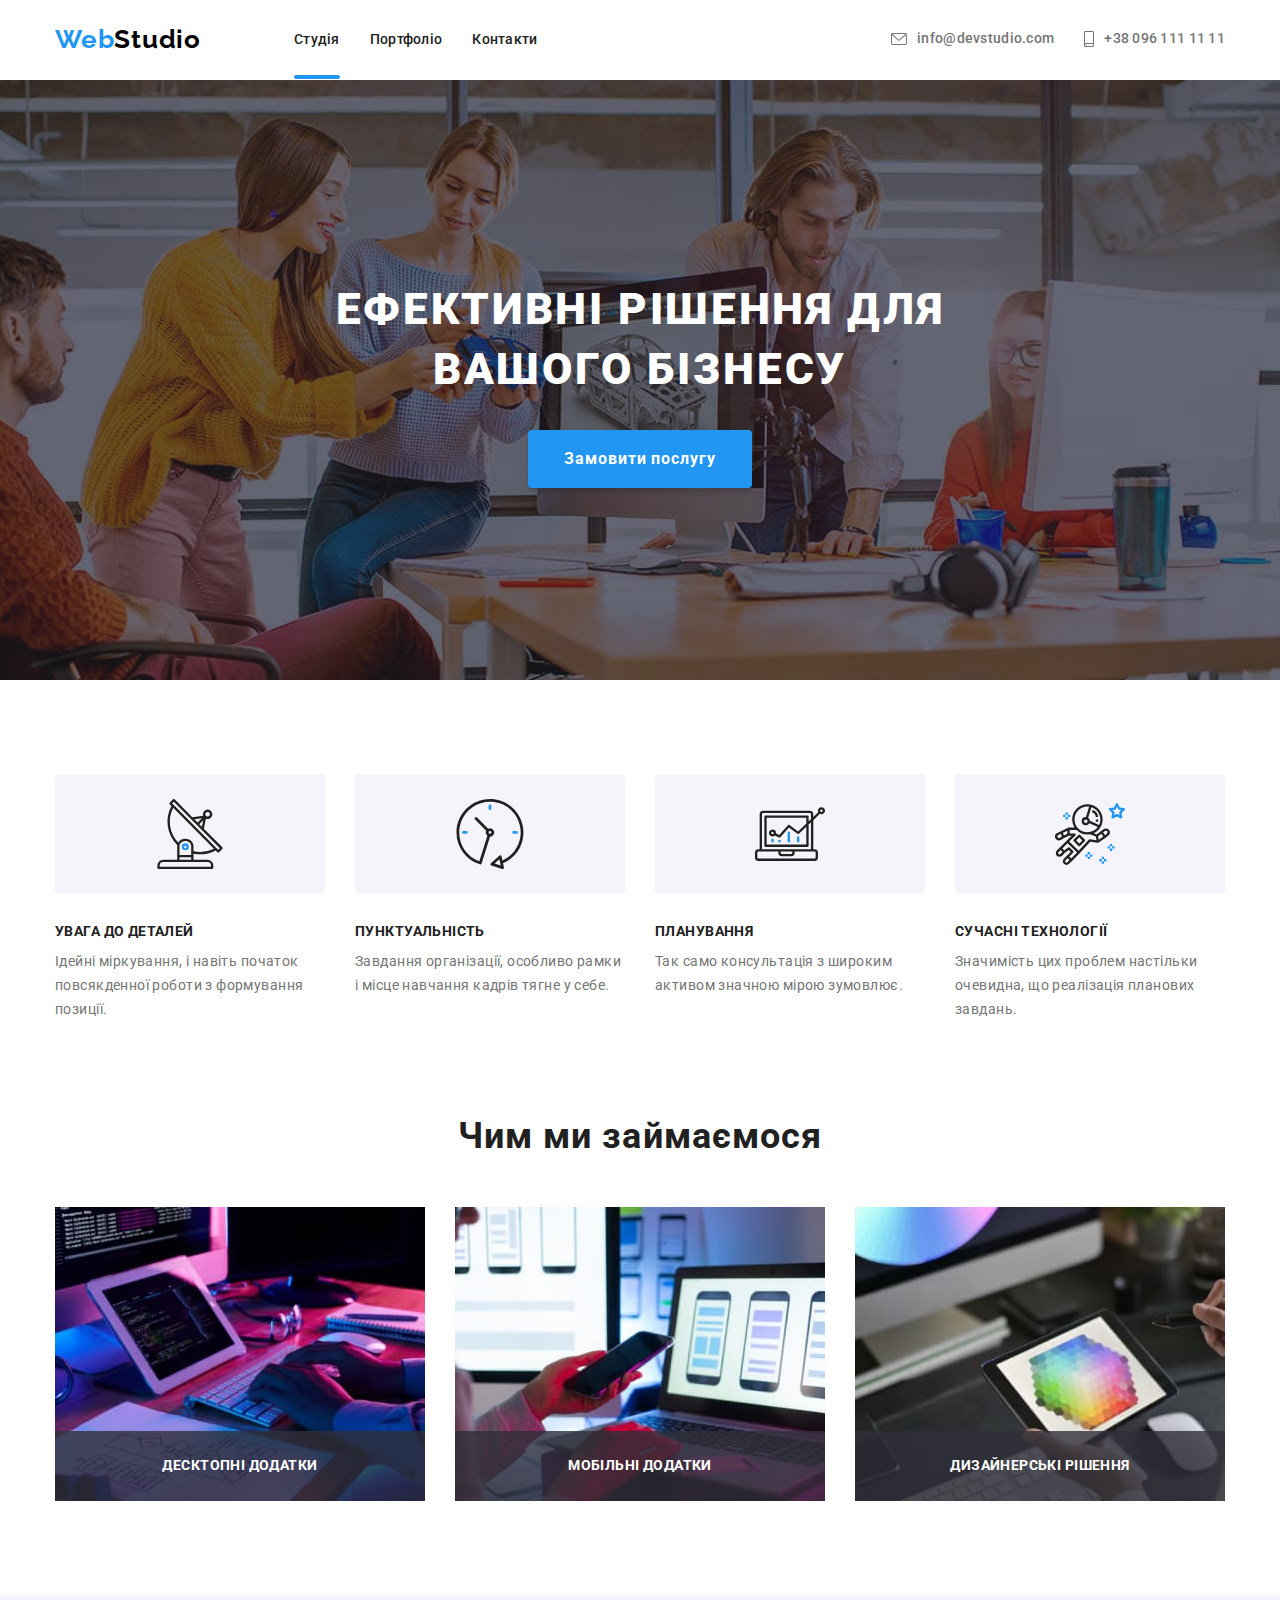
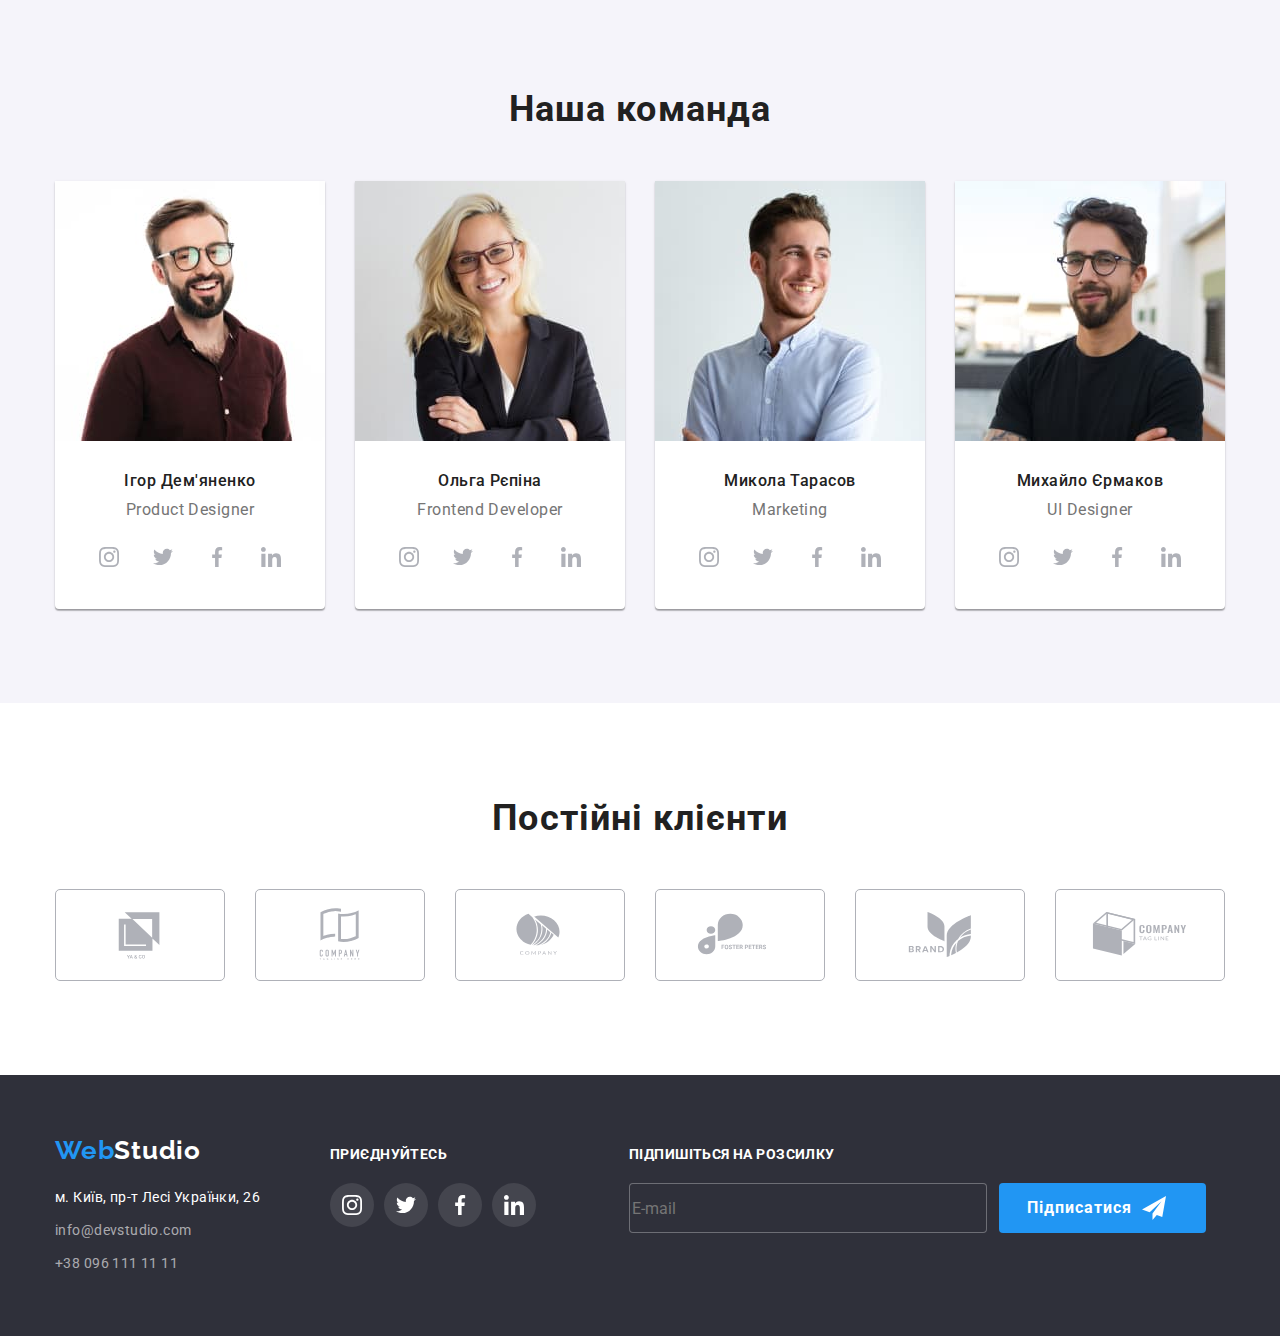
<file: index.html>
<!DOCTYPE html>
<html lang="uk">

<head>
  <meta charset="UTF-8">
  <meta http-equiv="X-UA-Compatible" content="IE=edge">
  <meta name="viewport" content="width=device-width, initial-scale=1.0">
  <title>Студія</title>
  <link rel="preconnect" href="https://fonts.googleapis.com">
  <link rel="preconnect" href="https://fonts.gstatic.com" crossorigin>
  <link href="https://fonts.googleapis.com/css2?family=Raleway:wght@700&family=Roboto:wght@400;500;700;900&display=swap"
    rel="stylesheet">
  <link rel="stylesheet" href="https://cdnjs.cloudflare.com/ajax/libs/modern-normalize/1.1.0/modern-normalize.min.css">
  <!-- <link rel="stylesheet" href="./css/styles.css"> -->
  <link rel="stylesheet" href="./css/main.min.css">
</head>

<body class="site-body">
  <header class="header">
    <div class="container wrapper">
      <nav class="menu">
        <a href="" class="header-logo link"><span class="span-logo">Web</span>Studio</a>
        <ul class="header-list list">
          <li class="menu__item"><a class="menu__link current link" href="./index.html">Студія</a></li>
          <li class="menu__item"><a class="menu__link link" href="./portfolio.html">Портфоліо</a></li>
          <li class="menu__item"><a class="menu__link link" href="">Контакти</a></li>
        </ul>
      </nav>
      <ul class="header-contact list">
        <li class="header-contact__item"><a class="header-contact__mail  link" href="mailto:info@devstudio.com">
            <svg class="header-contact__icon" width="16" height="12">
              <use href="./images/symbol-defs.svg#icon-envelope"></use>
            </svg>info@devstudio.com</a>
        </li>
        <li class="header-contact__item"><a class="header-contact__tel  link" href="tel:+380961111111">
            <svg class="header-contact__icon" width="10" height="16">
              <use href="./images/symbol-defs.svg#icon-smartphone"></use>
            </svg>+38 096 111 11 11</a></li>
      </ul>
    </div>
  </header>
  <main>
    <section class="content overlay">
      <div class="container">
        <h1 class="content-title">Ефективні рішення для вашого бізнесу</h1>
        <button type="button" class="content-btn link" data-modal-open>Замовити послугу</button>
      </div>
    </section>
    <section class="text">
      <div class="container">
        <h2 class="subject">Наші переваги</h2>
        <ul class="list">
          <li class="list-desc icon-antenna">
            <h3 class="text-caption">Увага до деталей</h3>
            <p class="text-desc">Ідейні міркування, і навіть початок повсякденної роботи з формування позиції.</p>
          </li>
          <li class="list-desc icon-clock">
            <h3 class="text-caption">Пунктуальність</h3>
            <p class="text-desc">Завдання організації, особливо рамки і місце навчання кадрів тягне у себе.</p>
          </li>
          <li class="list-desc icon-diagram">
            <h3 class="text-caption">Планування</h3>
            <p class="text-desc">Так само консультація з широким активом значною мірою зумовлює.</p>
          </li>
          <li class="list-desc icon-astronaut">
            <h3 class="text-caption">Сучасні технології</h3>
            <p class="text-desc">Значимість цих проблем настільки очевидна, що реалізація планових завдань.</p>
          </li>
        </ul>
      </div>
    </section>
    <section class="main">
      <div class="container">
        <h2 class="main-subtitle">Чим ми займаємося</h2>
        <ul class="list">
          <li>
            <div class="main-list-img">
              <img src="./images/box-1.jpg" alt="програмуємо" class="" width="370" height="294">
              <p class="label">Десктопні додатки</p>
            </div>
          </li>
          <li>
            <div class="main-list-img">
              <img src="./images/box-2.jpg" alt="тестуємо" class="" width="370" height="294">
              <p class="label">Мобільні додатки</p>
            </div>
          </li>
          <li>
            <div class="main-list-img">
              <img src="./images/box-3.jpg" alt="створюємо" class="" width="370" height="294">
              <p class="label">Дизайнерські рішення</p>
            </div>
          </li>
        </ul>
      </div>
    </section>
    <section class="headline">
      <div class="container">
        <h2 class="headline-title">Наша команда</h2>
        <ul class="list headline-container">
          <li class="headline-img"><img class="" src="./images/img.jpg" alt="Ігор Дем'яненко" width="270" height="260">
            <div class="desc-text">
              <h3 class="headline-desc">Ігор Дем'яненко</h3>
              <p class="headline-text">Product Designer</p>
              <ul class="headline-soc list">
                <li class="headline-social">
                  <a href="" class="social-soc link">
                    <svg class="headline-social-soc" width="20" height="20">
                      <use href="./images/symbol-defs.svg#icon-instagram"></use>
                    </svg>
                  </a>
                </li>
                <li class="headline-social">
                  <a href="" class="social-soc link">
                    <svg class="headline-social-soc" width="20" height="20">
                      <use href="./images/symbol-defs.svg#icon-twitter"></use>
                    </svg>
                  </a>
                </li>
                <li class="headline-social">
                  <a href="" class="social-soc link">
                    <svg class="headline-social-soc" width="20" height="20">
                      <use href="./images/symbol-defs.svg#icon-facebook"></use>
                    </svg>
                  </a>
                </li>
                <li class="headline-social">
                  <a href="" class="social-soc link">
                    <svg class="headline-social-soc" width="20" height="20">
                      <use href="./images/symbol-defs.svg#icon-linkedin"></use>
                    </svg>
                  </a>
                </li>
              </ul>
            </div>
          </li>
          <li class="headline-img"><img class="" src="./images/img-1.jpg" alt="Ольга Рєпіна" width="270" height="260">
            <div class="desc-text">
              <h3 class="headline-desc">Ольга Рєпіна</h3>
              <p class="headline-text">Frontend Developer</p>
              <ul class="headline-soc list">
                <li class="headline-social">
                  <a href="" class="social-soc link">
                    <svg class="headline-social-soc" width="20" height="20">
                      <use href="./images/symbol-defs.svg#icon-instagram"></use>
                    </svg>
                  </a>
                </li>
                <li class="headline-social">
                  <a href="" class="social-soc link">
                    <svg class="headline-social-soc" width="20" height="20">
                      <use href="./images/symbol-defs.svg#icon-twitter"></use>
                    </svg>
                  </a>
                </li>
                <li class="headline-social">
                  <a href="" class="social-soc link">
                    <svg class="headline-social-soc" width="20" height="20">
                      <use href="./images/symbol-defs.svg#icon-facebook"></use>
                    </svg>
                  </a>
                </li>
                <li class="headline-social">
                  <a href="" class="social-soc link">
                    <svg class="headline-social-soc" width="20" height="20">
                      <use href="./images/symbol-defs.svg#icon-linkedin"></use>
                    </svg>
                  </a>
                </li>
              </ul>
            </div>
          </li>
          <li class="headline-img"><img class="" src="./images/img-2.jpg" alt="Микола Тарасов" width="270" height="260">
            <div class="desc-text">
              <h3 class="headline-desc">Микола Тарасов</h3>
              <p class="headline-text">Marketing</p>
              <ul class="headline-soc list">
                <li class="headline-social">
                  <a href="" class="social-soc link">
                    <svg class="headline-social-soc" width="20" height="20">
                      <use href="./images/symbol-defs.svg#icon-instagram"></use>
                    </svg>
                  </a>
                </li>
                <li class="headline-social">
                  <a href="" class="social-soc link">
                    <svg class="headline-social-soc" width="20" height="20">
                      <use href="./images/symbol-defs.svg#icon-twitter"></use>
                    </svg>
                  </a>
                </li>
                <li class="headline-social">
                  <a href="" class="social-soc link">
                    <svg class="headline-social-soc" width="20" height="20">
                      <use href="./images/symbol-defs.svg#icon-facebook"></use>
                    </svg>
                  </a>
                </li>
                <li class="headline-social">
                  <a href="" class="social-soc link">
                    <svg class="headline-social-soc" width="20" height="20">
                      <use href="./images/symbol-defs.svg#icon-linkedin"></use>
                    </svg>
                  </a>
                </li>
              </ul>
            </div>
          </li>
          <li class="headline-img"><img class="" src="./images/img-3.jpg" alt="Михайло Єрмаков" width="270"
              height="260">
            <div class="desc-text">
              <h3 class="headline-desc">Михайло Єрмаков</h3>
              <p class="headline-text">UI Designer</p>
              <ul class="headline-soc list">
                <li class="headline-social">
                  <a href="" class="social-soc link">
                    <svg class="headline-social-soc" width="20" height="20">
                      <use href="./images/symbol-defs.svg#icon-instagram"></use>
                    </svg>
                  </a>
                </li>
                <li class="headline-social">
                  <a href="" class="social-soc link">
                    <svg class="headline-social-soc" width="20" height="20">
                      <use href="./images/symbol-defs.svg#icon-twitter"></use>
                    </svg>
                  </a>
                </li>
                <li class="headline-social">
                  <a href="" class="social-soc link">
                    <svg class="headline-social-soc" width="20" height="20">
                      <use href="./images/symbol-defs.svg#icon-facebook"></use>
                    </svg>
                  </a>
                </li>
                <li class="headline-social">
                  <a href="" class="social-soc link">
                    <svg class="headline-social-soc" width="20" height="20">
                      <use href="./images/symbol-defs.svg#icon-linkedin"></use>
                    </svg>
                  </a>
                </li>
              </ul>
            </div>
          </li>
        </ul>
      </div>
    </section>
    <section class="company">
      <div class="container">
        <h2 class="logo-container">Постійні клієнти</h2>
        <ul class="company-container list">
          <li class="company-list">
            <a href="" class="company-container-list link">
              <svg width="106" height="60">
                <use href="./images/symbol-defs.svg#icon-Logo-1"></use>
              </svg>
            </a>
          </li>
          <li class="company-list">
            <a href="" class="company-container-list link">
              <svg width="106" height="60">
                <use href="./images/symbol-defs.svg#icon-Logo-2"></use>
              </svg>
            </a>
          </li>
          <li class="company-list">
            <a href="" class="company-container-list link">
              <svg width="106" height="60">
                <use href="./images/symbol-defs.svg#icon-Logo-3"></use>
              </svg>
            </a>
          </li>
          <li class="company-list">
            <a href="" class="company-container-list link">
              <svg width="106" height="60">
                <use href="./images/symbol-defs.svg#icon-Logo-4"></use>
              </svg>
            </a>
          </li>
          <li class="company-list">
            <a href="" class="company-container-list link">
              <svg width="106" height="60">
                <use href="./images/symbol-defs.svg#icon-Logo-5"></use>
              </svg>
            </a>
          </li>
          <li class="company-list">
            <a href="" class="company-container-list link">
              <svg width="106" height="60">
                <use href="./images/symbol-defs.svg#icon-Logo-6"></use>
              </svg>
            </a>
          </li>
        </ul>
      </div>
    </section>
  </main>
  <footer class="footer">
    <div class="container adress-part">
      <div class="">
        <a class="footer__logo link" href=""><span class="footer-span-logo">Web</span>Studio</a>
        <address class="footer__address">
          <ul class="list footer__list">
            <li class="list-footer"><a class="footer__list__gps link" href="https://goo.gl/maps/CPtrU1FHBa2aNyZL9"
                target="_blank" rel="noopener noreferrer nofollow">м. Київ, пр-т Лесі Українки, 26</a>
            </li>
            <li class="list-footer"><a class="footer__list__mail link"
                href="mailto:info@devstudio.com">info@devstudio.com</a>
            </li>
            <li><a class="footer__list__tel link" href="tel:+380961111111">+38 096 111 11 11</a></li>
          </ul>
        </address>
      </div>
      <div class="social__container">
        <h2 class="social__container__title">Приєднуйтесь</h2>
        <ul class="footer__soc list">
          <li class="footer__soc__iten"><a href="" class="footer__soc__link link">
              <svg width="20" height="20">
                <use href="./images/symbol-defs.svg#icon-instagram"></use>
              </svg>
            </a></li>
          <li class="footer__soc__iten"><a href="" class="footer__soc__link link">
              <svg width="20" height="20">
                <use href="./images/symbol-defs.svg#icon-twitter"></use>
              </svg>
            </a></li>
          <li class="footer__soc__iten"><a href="" class="footer__soc__link link">
              <svg width="20" height="20">
                <use href="./images/symbol-defs.svg#icon-facebook"></use>
              </svg>
            </a></li>
          <li class="footer__soc__iten"><a href="" class="footer__soc__link link">
              <svg width="20" height="20">
                <use href="./images/symbol-defs.svg#icon-linkedin"></use>
              </svg>
            </a></li>
        </ul>
      </div>
      <form class="form-mailing-list">
        <div class="mailing">
          <h2 class="mailing__title">Підпишіться на розсилку</h2>
          <div class="mailing__footer">
            <label>
              <input type="email" name="user-email" placeholder="E-mail" required class="mailing__list__mail">
            </label>
            <button type="submit" class="mailing__list__btn">Підписатися
              <svg class="mailing__list__icon" width="24" height="24">
                <use href="./images/symbol-defs.svg#icon-icon-send-1"></use>
              </svg>
            </button>
          </div>
        </div>
      </form>
    </div>
  </footer>
  <div class="backdrop is-hidden" data-modal>
    <div class="modal">
      <button type="button" class="modal-close" data-modal-close>
        <svg class="modal-close-icon" width="18" height="18">
          <use href="./images/symbol-defs.svg#icon-close"></use>
        </svg>
      </button>
      <p class="form-title">Залиште свої дані, ми вам передзвонимо</p>
      <form class="modal-form">
        <label class="modal-title">Ім'я</label>
        <div class="input-wrap">
          <input type="text" name="user-name" placeholder="Введіть ім'я" class="modal-input" required>
          <svg class="icon-wrap" width="18" height="18">
            <use href="./images/symbol-defs.svg#icon-person-black"></use>
          </svg>
        </div>
        <label class="modal-title">Телефон</label>
        <div class="input-wrap">
          <input type="tel" name="user-phone" placeholder="Номер телефону" class="modal-input" required>
          <svg class="icon-wrap" width="18" height="18">
            <use href="./images/symbol-defs.svg#icon-phone-black"></use>
          </svg>
        </div>
        <label class="modal-title">Пошта</label>
        <div class="input-wrap">
          <input type="email" name="user-email" placeholder="Пошта" class="modal-input" required>
          <svg class="icon-wrap" width="18" height="18">
            <use href="./images/symbol-defs.svg#icon-email-black"></use>
          </svg>
        </div>
        <label class="modal-title">Коментар</label>
        <div class="form-textarea"><textarea name="feedback" rows="5" placeholder="Введіть текст"
            class="modal-textarea"></textarea></div>
        <div class="input-wrap-submit">
          <label class="modal-title-submit">
            <input class="checkbox" type="checkbox" name="hobby" />
            <span class="icon-checkbox"></span>
            Погоджуюся з розсилкою та приймаю <span class="span-text">Умови
              договору</span></label>
        </div>
        <button type="submit" class="form-btn">Відправити</button>
      </form>
    </div>
  </div>
  <script src="./Js/modal.js"></script>

</body>

</html>
</file>
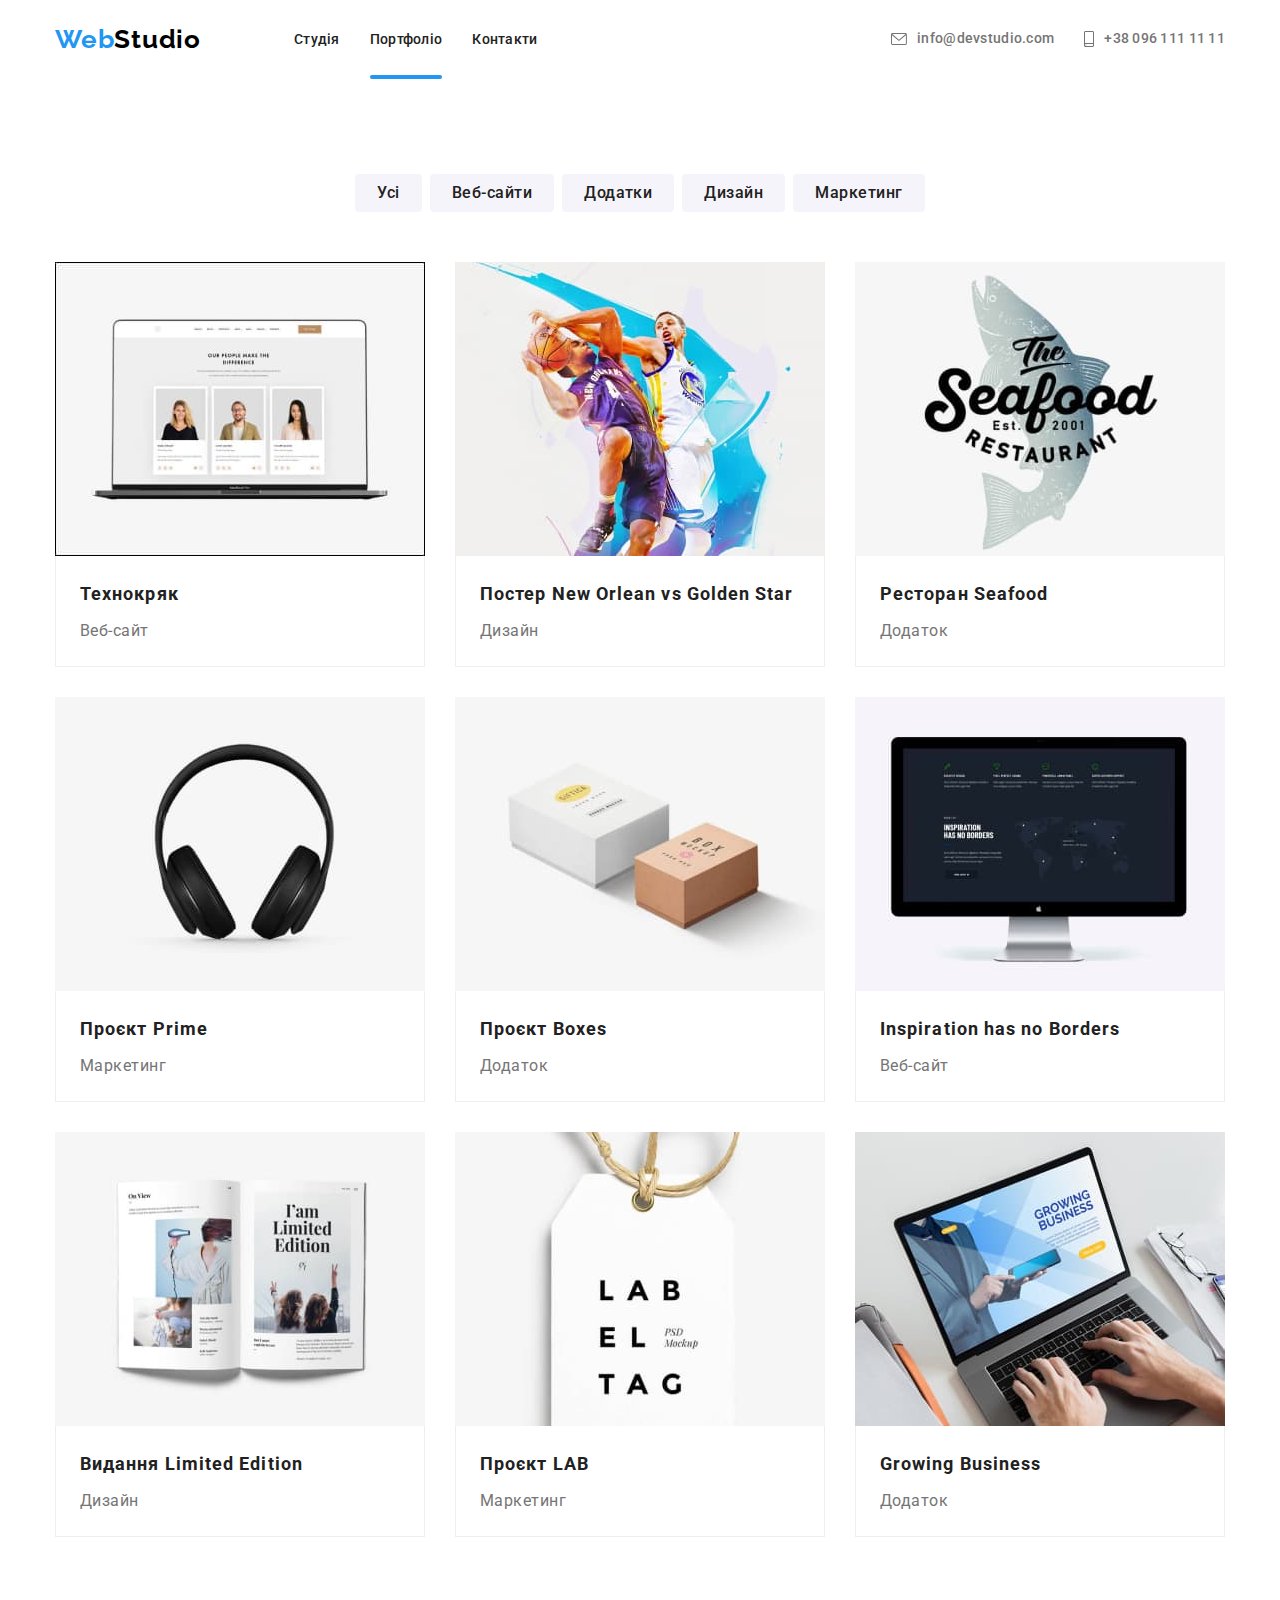
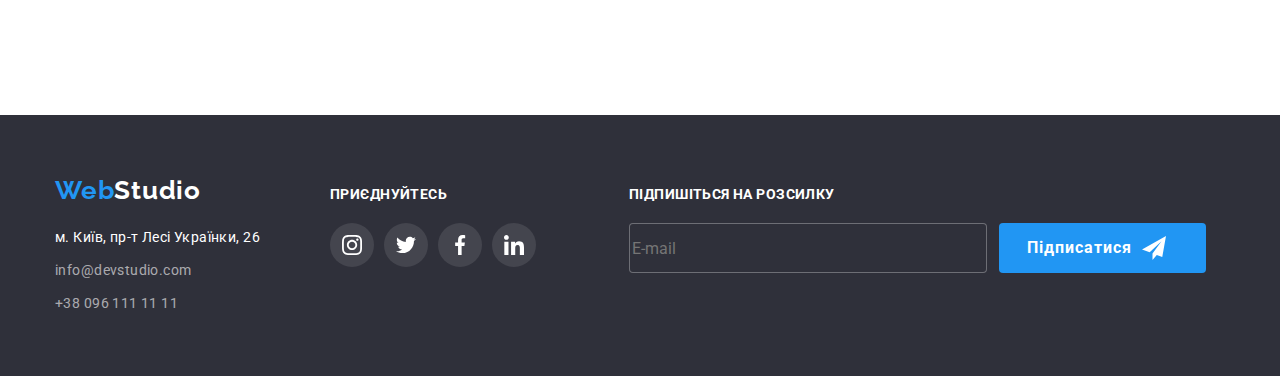
<file: portfolio.html>
<!DOCTYPE html>
<html lang="uk">

<head>
    <meta charset="UTF-8">
    <meta http-equiv="X-UA-Compatible" content="IE=edge">
    <meta name="viewport" content="width=device-width, initial-scale=1.0">
    <title>Портфоліо</title>
    <link rel="preconnect" href="https://fonts.googleapis.com">
    <link rel="preconnect" href="https://fonts.gstatic.com" crossorigin>
    <link
        href="https://fonts.googleapis.com/css2?family=Raleway:wght@700&family=Roboto:wght@400;500;700;900&display=swap"
        rel="stylesheet">
    <link rel="stylesheet"
        href="https://cdnjs.cloudflare.com/ajax/libs/modern-normalize/1.1.0/modern-normalize.min.css">
    <!-- <link rel="stylesheet" href="./css/styles.css"> -->
    <link rel="stylesheet" href="./css/main.min.css">
</head>

<body class="site-body">
    <header class="header">
        <div class="container wrapper">
            <nav class="menu">
                <a href="" class="header-logo link"><span class="span-logo">Web</span>Studio</a>
                <ul class="header-list list">
                    <li class="menu__item"><a class="menu__link link" href="./index.html">Студія</a></li>
                    <li class="menu__item"><a class="menu__link current link" href="./portfolio.html">Портфоліо</a>
                    </li>
                    <li class="menu__item"><a class="menu__link link" href="">Контакти</a></li>
                </ul>
            </nav>
            <ul class="header-contact list">
                <li class="header-contact__item"><a class="header-contact__mail  link" href="mailto:info@devstudio.com">
                        <svg class="header-contact__icon" width="16" height="12">
                            <use href="./images/symbol-defs.svg#icon-envelope"></use>
                        </svg>info@devstudio.com</a>
                </li>
                <li class="header-contact__item"><a class="header-contact__mail link" href="tel:+380961111111">
                        <svg class="header-contact__icon" width="10" height="16">
                            <use href="./images/symbol-defs.svg#icon-smartphone"></use>
                        </svg>+38 096 111 11 11</a></li>
            </ul>
        </div>
    </header>
    <main class="main">
        <section class="main-container-list">
            <div class="container">
                <ul class="list main-container-btn">
                    <li class="container-main"><button class="main-btn link" type="button">Усі</button></li>
                    <li class="container-main"><button class="main-btn link" type="button">Веб-сайти</button></li>
                    <li class="container-main"><button class="main-btn link" type="button">Додатки</button></li>
                    <li class="container-main"><button class="main-btn link" type="button">Дизайн</button></li>
                    <li class="container-main"><button class="main-btn link" type="button">Маркетинг</button></li>
                </ul>
                <ul class="list container-list">
                    <li class="main-list"><a class="link container-card " href="./images/img-11.jpg">
                            <div class="box"><img class="img" src="./images/img-11.jpg" alt="Веб-сайт" width="370"
                                    height="294">
                                <p class="box-text">Ресурс пропонує комплексні пропозиції з різним рівнем функціоналу та
                                    сервісів. Все цедозволить відвідувачу отримати
                                    вичерпні відомості про компанію чи приватну особу.</p>
                            </div>
                            <div class="main-img">
                                <h3 class="main-title link">Технокряк</h3>
                                <p class="main-text link">Веб-сайт</p>
                            </div>
                        </a>
                    </li>
                    <li class="main-list"><a class="link container-card" href="./images/img-12.jpg">
                            <div class="box"><img class="img" src="./images/img-12.jpg" alt="Логотип" width="370"
                                    height="294">
                                <p class="box-text">Ресурс пропонує комплексні пропозиції з різним рівнем функціоналу та
                                    сервісів. Все цедозволить відвідувачу отримати
                                    вичерпні відомості про компанію чи приватну особу.</p>
                            </div>
                            <div class="main-img">
                                <h3 class="main-title link">Постер New Orlean vs Golden Star</h3>
                                <p class="main-text link">Дизайн</p>
                            </div>
                        </a>
                    </li>
                    <li class="main-list"><a class="link container-card" href="./images/img-13.jpg">
                            <div class="box"><img class="img" src="./images/img-13.jpg" alt="Ресторан" width="370"
                                    height="294">
                                <p class="box-text">Ресурс пропонує комплексні пропозиції з різним рівнем функціоналу та
                                    сервісів. Все цедозволить відвідувачу отримати
                                    вичерпні відомості про компанію чи приватну особу.</p>
                            </div>
                            <div class="main-img">
                                <h3 class="main-title link">Ресторан Seafood</h3>
                                <p class="main-text link">Додаток</p>
                            </div>
                        </a>
                    </li>
                    <li class="main-list"><a class="link container-card" href="./images/img-14.jpg">
                            <div class="box"><img class="img" src="./images/img-14.jpg" alt="Навушники" width="370"
                                    height="294">
                                <p class="box-text">Ресурс пропонує комплексні пропозиції з різним рівнем функціоналу та
                                    сервісів. Все цедозволить відвідувачу отримати
                                    вичерпні відомості про компанію чи приватну особу.</p>
                            </div>
                            <div class="main-img">
                                <h3 class="main-title link">Проєкт Prime</h3>
                                <p class="main-text link">Маркетинг</p>
                            </div>
                        </a>
                    </li>
                    <li class="main-list"><a class="link container-card" href="./images/img-15.jpg">
                            <div class="box"><img class="img" src="./images/img-15.jpg" alt="Коробки" width="370"
                                    height="294">
                                <p class="box-text">Ресурс пропонує комплексні пропозиції з різним рівнем функціоналу та
                                    сервісів. Все цедозволить відвідувачу отримати
                                    вичерпні відомості про компанію чи приватну особу.</p>
                            </div>
                            <div class="main-img">
                                <h3 class="main-title link">Проєкт Boxes</h3>
                                <p class="main-text link">Додаток</p>
                            </div>
                        </a>
                    </li>
                    <li class="main-list">
                        <a class="link container-card" href="./images/img-16.jpg">
                            <div class="box"><img class="img" src="./images/img-16.jpg" alt="Екран" width="370"
                                    height="294">
                                <p class="box-text">Ресурс пропонує комплексні пропозиції з різним рівнем функціоналу та
                                    сервісів. Все цедозволить відвідувачу отримати
                                    вичерпні відомості про компанію чи приватну особу.</p>
                            </div>
                            <div class="main-img">
                                <h3 class="main-title link">Inspiration has no Borders</h3>
                                <p class="main-text link">Веб-сайт</p>
                            </div>
                        </a>
                    </li>
                    <li class="main-list"><a class="link container-card" href="./images/img-17.jpg">
                            <div class="box"><img class="img" src="./images/img-17.jpg" alt="Книга" width="370"
                                    height="294">
                                <p class="box-text">Ресурс пропонує комплексні пропозиції з різним рівнем функціоналу та
                                    сервісів. Все цедозволить відвідувачу отримати
                                    вичерпні відомості про компанію чи приватну особу.</p>
                            </div>
                            <div class="main-img">
                                <h3 class="main-title link">Видання Limited Edition</h3>
                                <p class="main-text link">Дизайн</p>
                            </div>
                        </a>
                    </li>
                    <li class="main-list"><a class="link container-card" href="./images/img-18.jpg">
                            <div class="box"><img class="img" src="./images/img-18.jpg" alt="Ярлик" width="370"
                                    height="294">
                                <p class="box-text">Ресурс пропонує комплексні пропозиції з різним рівнем функціоналу та
                                    сервісів. Все цедозволить відвідувачу отримати
                                    вичерпні відомості про компанію чи приватну особу.</p>
                            </div>
                            <div class="main-img">
                                <h3 class="main-title link">Проєкт LAB</h3>
                                <p class="main-text link">Маркетинг</p>
                            </div>
                        </a>
                    </li>
                    <li class="main-list"><a class="link container-card" href="./images/img-19.jpg">
                            <div class="box"><img class="img" src="./images/img-19.jpg" alt="Ноутбук" width="370"
                                    height="294">
                                <p class="box-text">Ресурс пропонує комплексні пропозиції з різним рівнем функціоналу та
                                    сервісів. Все цедозволить відвідувачу отримати
                                    вичерпні відомості про компанію чи приватну особу.</p>
                            </div>
                            <div class="main-img">
                                <h3 class="main-title link">Growing Business</h3>
                                <p class="main-text link">Додаток</p>
                            </div>
                        </a>
                    </li>
                </ul>
            </div>
        </section>
    </main>
    <footer class="footer">
        <div class="container adress-part">
            <div class="">
                <a class="footer__logo link" href=""><span class="footer-span-logo">Web</span>Studio</a>
                <address class="footer__address">
                    <ul class="list footer__list">
                        <li class="list-footer"><a class="footer__list__gps link"
                                href="https://goo.gl/maps/CPtrU1FHBa2aNyZL9" target="_blank"
                                rel="noopener noreferrer nofollow">м. Київ, пр-т Лесі Українки, 26</a>
                        </li>
                        <li class="list-footer"><a class="footer__list__mail link"
                                href="mailto:info@devstudio.com">info@devstudio.com</a>
                        </li>
                        <li><a class="footer__list__tel link" href="tel:+380961111111">+38 096 111 11 11</a></li>
                    </ul>
                </address>
            </div>
            <div class="social__container">
                <h2 class="social__container__title">Приєднуйтесь</h2>
                <ul class="footer__soc list">
                    <li class="footer__soc__iten"><a href="" class="footer__soc__link link">
                            <svg width="20" height="20">
                                <use href="./images/symbol-defs.svg#icon-instagram"></use>
                            </svg>
                        </a></li>
                    <li class="footer__soc__iten"><a href="" class="footer__soc__link link">
                            <svg width="20" height="20">
                                <use href="./images/symbol-defs.svg#icon-twitter"></use>
                            </svg>
                        </a></li>
                    <li class="footer__soc__iten"><a href="" class="footer__soc__link link">
                            <svg width="20" height="20">
                                <use href="./images/symbol-defs.svg#icon-facebook"></use>
                            </svg>
                        </a></li>
                    <li class="footer__soc__iten"><a href="" class="footer__soc__link link">
                            <svg width="20" height="20">
                                <use href="./images/symbol-defs.svg#icon-linkedin"></use>
                            </svg>
                        </a></li>
                </ul>

            </div>
            <form class="form-mailing-list">
                <div class="mailing">
                    <h2 class="mailing__title">Підпишіться на розсилку</h2>
                    <div class="mailing__footer">
                        <label>
                            <input type="email" name="user-email" placeholder="E-mail" required
                                class="mailing__list__mail">
                        </label>
                        <button type="submit" class="mailing__list__btn">Підписатися
                            <svg class="mailing__list__icon" width="24" height="24">
                                <use href="./images/symbol-defs.svg#icon-icon-send-1"></use>
                            </svg>
                        </button>
                    </div>
                </div>
            </form>
        </div>
    </footer>
</body>

</html>
</file>
<file: css/styles.css>
.site-body {
    font-family: 'Roboto', sans-serif;
        background: #FFFFFF;

}
.list {
    list-style: none;
    display: flex;
    gap: 30px;
}

.link {
    text-decoration: none;
}

.link:hover{
    color: #2196F3;
}

.link:focus{
    color: #2196F3;
}

p, h1, h2, h3, h4, h5, h6{
    margin: 0;
} 
ul, ol{
    margin: 0;
    padding-left: 0;
}
img {
    display: block;
}

.current{
    position: relative;
    bottom: 0;
}

.current::after{
    position: absolute;
    bottom: -32px;
    content: '';
    display: block;
    width: 100%;
    height: 4px;
    background-color: #2196F3;
    border-radius: 2px;
}
/*------------------------HEADER----------------*/
.header{
    background: #FFFFFF;
    padding-top: 24px;
    padding-bottom: 25px;
}

.container{
    width: 1200px;
    padding-left: 15px;
    padding-right: 15px;
    margin: 0 auto;
}

.wrapper{
    display: flex;
    justify-content: space-between;
    align-items: center;
}

.header-container{
    display: flex;
    align-items: center;
}

.content-btn{
    cursor: pointer;
    border-radius: 4px;
    background: #2196F3;
        box-shadow: 0px 4px 4px rgba(0, 0, 0, 0.15);
}

.header-logo {
    font-family: 'Raleway', sans-serif;
        font-weight: 700;
        font-size: 26px;
        line-height: 1.19;
        letter-spacing: 0.03em;
        color: #000000;
        transition-property: color;
        transition-duration: 250ms;
        transition-timing-function: cubic-bezier(0.4, 0, 0.2, 1);
}

.header-list{
    margin-left: 93px;
}

.header-list-item{
    display: flex;
}

.header-list .header-link.current{
 color: #2196F3;
}

.span-logo{
    color: #2196F3;
}

.header-link {
        font-weight: 500;
        font-size: 14px;
        line-height: 1.14;
        letter-spacing: 0.02em;
        color: #212121;
        transition-property: color;
        transition-duration: 250ms;
        transition-timing-function: cubic-bezier(0.4, 0, 0.2, 1);
}


.header-mail {
    font-weight: 500;
        font-size: 14px;
        line-height: 1.14;
        letter-spacing: 0.02em;
        color: #757575;
        display: flex;
        align-items: center;
        transition-property: color;
        transition-duration: 250ms;
        transition-timing-function: cubic-bezier(0.4, 0, 0.2, 1);
}

.header-mail-item{
    fill: currentColor;
    margin-right: 10px;
}

.header-tel-item{
    fill: currentColor;
    margin-right: 10px;
}

.header-tel {
    font-weight: 500;
        font-size: 14px;
        line-height: 1.14;
        letter-spacing: 0.02em;
        color: #757575;
        display: flex;
    align-items: center;
    transition-property: color;
    transition-duration: 250ms;
    transition-timing-function: cubic-bezier(0.4, 0, 0.2, 1);
}

.header-item{
}

.header-list-item{
    display: flex;
    align-items: center;
}
/*-------------------------MAIN-------------------*/
.content {
    background: #2F303A;
    padding-top: 200px;
    padding-bottom: 200px;
}

.overlay{
    max-width: 1600px;
    height: 600px;
    margin-left: auto;
    margin-right: auto;
    background-image: linear-gradient(rgba(47, 48, 58, 0.4), rgba(47, 48, 58, 0.4)),
    url(../images/Imgb-1.jpg);
    
    background-size: cover;
    background-position: center;
    background-repeat: no-repeat;
}

.content-title {
    font-weight: 900;
    font-size: 44px;
    line-height: 1.36;
    text-align: center;
    letter-spacing: 0.06em;
    text-transform: uppercase;
    color: #FFFFFF;
    width: 696px;
    margin-left: 452px;
    margin-right: 452px;
    margin: 0 auto;
    margin-bottom: 30px;
}

.content-btn {
    font-family: inherit;
    font-weight: 700;
        font-size: 16px;
        line-height: 1.88;
        letter-spacing: 0.06em;
        color: #FFFFFF;
        margin: 0 auto;
        display: flex;
        padding: 10px 32px;
        background: #2196F3;
        border: 4px solid #2196F3;
        transition-property: background-color, transform;
        transition-duration: 250ms;
        transition-timing-function: cubic-bezier(0.4, 0, 0.2, 1);
}

.text{
   padding-top: 94px;
   padding-bottom: 94px;
}

.subject {
    font-weight: 700;
        font-size: 24px;
        line-height: 1.19;
        align-items: center;
        text-align: center;
                position: absolute;
                width: 1px;
                height: 1px;
                margin: -1px;
                border: 0;
                padding: 0;
        
                white-space: nowrap;
                clip-path: inset(100%);
                clip: rect(0 0 0 0);
                overflow: hidden;
}

.icon-antenna::before{
    display: block;
    content: "";
    height: 120px;
    background: #F5F4FA;
        border-radius: 4px;
    background-image:url(../images/antenna-1.svg);
    background-repeat: no-repeat;
    background-position: center;
    margin-bottom: 30px;
}

.icon-clock::before{
    display: block;
    content: "";
    height: 120px;
    background: #F5F4FA;
    border-radius: 4px;
    background-image: url(../images/clock-1.svg);
    background-repeat: no-repeat;
    background-position: center;
    margin-bottom: 30px;
}

.icon-diagram::before{
    display: block;
    content: "";
    height: 120px;
    background: #F5F4FA;
    border-radius: 4px;
    background-image: url(../images/diagram-1.svg);
    background-repeat: no-repeat;
    background-position: center;
    margin-bottom: 30px;
}

.icon-astronaut::before{
    display: block;
    content: "";
    height: 120px;
    background: #F5F4FA;
    border-radius: 4px;
    background-image: url(../images/astronaut-1.svg);
    background-repeat: no-repeat;
    background-position: center;
    margin-bottom: 30px;
}

.text-caption {
    font-weight: 700;
        font-size: 14px;
        line-height: 1.14;
        letter-spacing: 0.03em;
        text-transform: uppercase;
        color: #212121;
        margin-bottom: 10px;
    }

.text-desc {
        font-size: 14px;
        line-height: 1.71;
        letter-spacing: 0.03em;
        color: #757575;
}

.list-desc{
width: 270px;
}

.main{
    padding-bottom: 94px;
}

.main-subtitle {
    font-weight: 700;
        font-size: 36px;
        line-height: 1.16;
        text-align: center;
        letter-spacing: 0.03em;
        color: #212121;
        margin-bottom: 50px;
}


.main-list-img{
    position: relative;
}

.label{
    font-weight: 700;
    font-size: 14px;
    line-height: 1.14;
    text-align: center;
    letter-spacing: 0.03em;
    text-transform: uppercase;
    color: #FFFFFF;
}

.label{
    position: absolute;
    width: 370px;
    height: 70px;
    background: rgba(47, 48, 58, 0.8);
    padding-top: 27px;
    bottom: 0;
}

.headline {
    background: #F5F4FA;
    padding-top: 94px;
    padding-bottom: 94px;
}

.headline-title {
    font-weight: 700;
        font-size: 36px;
        line-height: 1.16;
        text-align: center;
        letter-spacing: 0.03em;
        color: #212121;
        margin-bottom: 50px;
}

.headline-container{
}

.headline-img{
    background: #FFFFFF;
        box-shadow: 0px 1px 3px rgba(0, 0, 0, 0.12), 0px 1px 1px rgba(0, 0, 0, 0.14), 0px 2px 1px rgba(0, 0, 0, 0.2);
        border-radius: 0px 0px 4px 4px;
}

.headline-desc {
    font-weight: 500;
        font-size: 16px;
        line-height: 1.19;
        text-align: center;
        letter-spacing: 0.03em;
        color: #212121;
        margin-bottom: 10px;
}

.headline-text {
        line-height: 1.19;
        text-align: center;
        letter-spacing: 0.03em;
        color: #757575;
}

.desc-text{
    padding-top: 30px;
    padding-bottom: 30px;
}
.headline-soc {
    display: flex;
    justify-content: center;
    gap: 10px;
    margin-top: 16px;
}

.headline-social {
    width: 44px;
    height: 44px;
}

.social-soc {
    width: 100%;
    height: 100%;
    border-radius: 50%;
    display: flex;
    align-items: center;
    justify-content: center;
    fill: #AFB1B8;
    transition-property: fill, background-color;
    transition-duration: 250ms;
    transition-timing-function: cubic-bezier(0.4, 0, 0.2, 1);
}

.social-soc:hover,
.social-soc:focus{
    background-color: #2196F3;
    fill: #FFFFFF;
}

.company{
    padding-top: 94px;
    padding-bottom: 94px;
}

.logo-container{
    font-weight: 700;
    font-size: 36px;
    line-height: 42px;
    text-align: center;
    letter-spacing: 0.03em;
    color: #212121;
    margin-bottom: 50px;
}

.company-container{
    display: flex;
    gap: 30px;
}

.company-list{
    width: calc((100% - 150px) / 6);
    height: 92px;
}

.company-container-list{
    width: 100%;
    height: 100%;
    border: 1px solid #AFB1B8;
    border-radius: 5px;
    display: flex;
    align-items: center;
    justify-content: center;
    fill: #AFB1B8;
    transition-property: border, fill;
    transition-duration: 250ms;
    transition-timing-function: cubic-bezier(0.4, 0, 0.2, 1);
}

.company-container-list:hover,
.company-container-list:focus{
    fill:#2196F3;
    border: 1px solid #2196F3
}
/*-----------------------FOOTER-------------------------*/
.footer {
    background: #2F303A;
    padding-top: 60px;
    padding-bottom: 60px;
}

.adress-part{
    display:flex ;
    align-items: baseline
}

.footer-address {
        font-style: normal;
        margin-top: 20px;
}

.foter-list{
    display: inline;
}

.footer-logo {
    font-family: 'Raleway', sans-serif;
        font-weight: 700;
        font-size: 26px;
        line-height: 1.19;
        letter-spacing: 0.03em;
        color: #FFFFFF;
        transition-duration: 250ms;
        transition-timing-function: cubic-bezier(0.4, 0, 0.2, 1);
}

.footer-span-logo{
    color: #2196F3;
}

.list-footer:not(:last-child){
    margin-bottom: 9px;

}

.footer-address-gps {
    margin-bottom: 9px;
    font-size: 14px;
        line-height: 1.71;
        letter-spacing: 0.03em;
        color: #FFFFFF;
        transition-duration: 250ms;
        transition-timing-function: cubic-bezier(0.4, 0, 0.2, 1);
        
}

.footer-mail {
    margin-bottom: 9px;
        font-size: 14px;
        line-height: 1.71;
        letter-spacing: 0.03em;
        color: rgba(255, 255, 255, 0.6);
        transition-duration: 250ms;
        transition-timing-function: cubic-bezier(0.4, 0, 0.2, 1);
}
.footer-tel {
        font-size: 14px;
        line-height: 1.71;
        letter-spacing: 0.03em;
        color: rgba(255, 255, 255, 0.6);
        transition-duration: 250ms;
        transition-timing-function: cubic-bezier(0.4, 0, 0.2, 1);
}


.soc-title{
    font-weight: 700;
    font-size: 14px;
    line-height: 1.14;
    letter-spacing: 0.03em;
    text-transform: uppercase;
    color: #FFFFFF;
    margin-bottom: 20px;
}

.footer-social{
    width: 44px;
    height: 44px;
}

.footer-social-soc{
    width: 100%;
    height: 100%;
    border-radius: 50%;
    display: flex;
    align-items: center;
    justify-content: center;
    fill: #FFFFFF;
    background: rgba(255, 255, 255, 0.1);
    transition-property: background-color;
    transition-duration: 250ms;
    transition-timing-function: cubic-bezier(0.4, 0, 0.2, 1);
}

.footer-social-soc:hover,
.footer-social-soc:focus{
    background-color: #2196F3;
    fill: #FFFFFF;
}

.footer-soc-title{
    display: flex;
    justify-content: center;
    gap: 10px;
}

.social-container{
    margin-left: 70px;
}

.mailing-list {
    margin-left: 93px;
    display: block;
}

.mailing-list-title {
    font-weight: 700;
        font-size: 14px;
        line-height: 1.14;
        letter-spacing: 0.03em;
        text-transform: uppercase;
        color: #FFFFFF;
        margin-bottom: 20px;
}

.mailing-list-footer{
    text-align: center;
    position: relative;
    display: flex;
}

.mailing-list-mail {
        background: #2F303A;
        box-sizing: border-box;
        width: 358px;
        height: 50px;
        left: 815px;
        top: 2784px;
        border: 1px solid rgba(255, 255, 255, 0.3);
        border-radius: 4px;
        transition-property: transform, filter;
            transition-duration: 250ms;
            transition-timing-function: cubic-bezier(0.4, 0, 0.2, 1);
            margin-right: 12px;
}

.mailing-list-mail:focus{
    filter: drop-shadow(0px 4px 4px rgba(0, 0, 0, 0.15));
    border: 1px solid #2196F3;
}

.mailing-list-btn {
    display: flex;
    padding-top: 5px;
    padding-right: 28px;
    padding-bottom: 5px;
    padding-left: 28px;
        left: 1185px;
        top: 2784px;
        background: #2196F3;
        border-radius: 4px;
        border: none;
        cursor: pointer;
        font-weight: 700;
            font-size: 16px;
            line-height: 2.4;
            align-items: center;
            text-align: center;
            letter-spacing: 0.06em;
            color: #FFFFFF;
            padding-right: 40px;
            transition-property: box-shadow;
                transition-duration: 250ms;
                transition-timing-function: cubic-bezier(0.4, 0, 0.2, 1);
}

.mailing-list-btn:hover, .mailing-list-btn:focus{
    box-shadow: 0px 4px 4px rgba(0, 0, 0, 0.15);
}

.mailing-list-icon {
   /* position: absolute;*/
        fill: #FFFFFF;
        margin-left: 10px;
/*
        bottom: 50%;
        transform: translateY(50%);*/
}
/*-------------------------PORTFOLIO-------------------------*/
/*--------------------------MAIN------------------------------*/
.header-body{
    border-bottom: 1px solid #ECECEC;
}

.main-btn{
    font-family: inherit;
    font-weight: 500;
        font-size: 16px;
        line-height: 1.62;
        text-align: center;
        letter-spacing: 0.03em;
        color: #212121;
        transition-property: background-color, box-shadow, color;
        transition-duration: 250ms;
        transition-timing-function: cubic-bezier(0.4, 0, 0.2, 1);
}

/*.container-main:hover,
.container-main:focus{
    box-shadow: 0px 3px 1px rgba(0, 0, 0, 0.1), 0px 1px 2px rgba(0, 0, 0, 0.08), 0px 2px 2px rgba(0, 0, 0, 0.12);
        border-radius: 4px;
        background-color: #2196F3;
            color: #FFFFFF;
}*/

.main-btn:hover,
.main-btn:focus{
    background-color: #2196F3;
    color: #FFFFFF;
    box-shadow: 0px 3px 1px rgba(0, 0, 0, 0.1), 0px 1px 2px rgba(0, 0, 0, 0.08), 0px 2px 2px rgba(0, 0, 0, 0.12);
}

.main-title{
    font-weight: 700;
        font-size: 18px;
        line-height: 2;
        letter-spacing: 0.06em;
        color: #212121;
        margin-bottom: 4px;
        transition-duration: 250ms;
        transition-timing-function: cubic-bezier(0.4, 0, 0.2, 1);
}
.main-text{
        line-height: 1.88;
        letter-spacing: 0.03em;
        color: #757575;
        transition-duration: 250ms;
        transition-timing-function: cubic-bezier(0.4, 0, 0.2, 1);
}

.main-btn{
    cursor: pointer;
    background: #F5F4FA;
    border-radius: 4px;
    /*box-shadow: 0px 3px 1px rgba(0, 0, 0, 0.1), 0px 1px 2px rgba(0, 0, 0, 0.08), 0px 2px 2px rgba(0, 0, 0, 0.12);*/
    border: none;
    padding-left: 22px;
    padding-right: 22px;
    padding-top: 6px;
    padding-bottom: 6px;
}

.main-container-list{
    padding-top: 94px;
    padding-bottom: 34px;
}

.container-list{
    display: flex;
    flex-wrap: wrap;
    flex-basis: calc(100% / 3);
    margin-bottom: 50px;
}

.container-card{
    display: block;
    transition-property: background-color, transform, box-shadow;
    transition-duration: 250ms;
    transition-timing-function: cubic-bezier(0.4, 0, 0.2, 1);
}

.box{
    position: relative;
    overflow: hidden;
    display: flex; 
    
    
}

/*.box:hover::before{
opacity: 1;
}*/

/*.box::before{
    position: absolute;
    content: '';
    display: inline-block;
    opacity: 0;
    width: 100%;
    height: 100%;
    transform: translateY(100%);
    transition: transform 250ms ease;
}*/


.container-card:hover .box,
.container-card:hover .box-text {
    opacity: 1;
    transform: translateY(0);
    box-shadow: 0px 1px 1px rgba(0, 0, 0, 0.12),
            0px 4px 4px rgba(0, 0, 0, 0.06),
            1px 4px 6px rgba(0, 0, 0, 0.16);
    
}
.container-card:focus .box,
.container-card:focus .box-text {
    opacity: 1;
    transform: translateY(0);
    box-shadow: 0px 1px 1px rgba(0, 0, 0, 0.12),
            0px 4px 4px rgba(0, 0, 0, 0.06),
            1px 4px 6px rgba(0, 0, 0, 0.16);

}

.box-text{
    position: absolute;
    font-weight: 400;
    font-size: 18px;
    line-height: 1.56;
    letter-spacing: 0.03em;
    color: #FFFFFF;
    opacity: 0;
    background-color: rgba(33, 150, 243, 0.9);
    display: inline-block;
    transform: translateY(100%);
    transition-duration: 250ms;
    transition-timing-function: cubic-bezier(0.4, 0, 0.2, 1);
    overflow: auto;
    padding-top: 63px;
    padding-left: 24px;
    padding-bottom: 63px;
    padding-right: 24px;
}

/*.container-card:hover,
.container-card:focus {
    box-shadow: 0px 1px 1px rgba(0, 0, 0, 0.12),
        0px 4px 4px rgba(0, 0, 0, 0.06),
        1px 4px 6px rgba(0, 0, 0, 0.16);
}*/

.main-list{
        background: #FFFFFF;
        width: 370px;
}
.main-container-btn{
    margin-bottom: 50px;
    display: flex;
    gap: 8px;
    justify-content: center
}

.img{
}

.main-img{
    padding-top: 20px;
    padding-bottom: 20px;
    padding-left: 24px;
    padding-right: 24px;
    border-right:1px solid #EEEEEE; ;
    border-bottom:1px solid #EEEEEE; ;
    border-left:1px solid #EEEEEE; ;
}



/*---------------------MODAL.JS----------------------------*/

.backdrop{
    width: 100%;
    height: 100%;
    background-color: rgba(0, 0, 0, 0.2);
    position: fixed;
    top: 0;
    transition: opacity 250ms linear, visibility 250ms linear;
}

.modal{
    width: 528px;
    height: 581px;
    position: absolute;
    background-color: #FFFFFF;;
    top: 50%;
    left: 50%;
    transform: translate(-50%, -50%);
    box-shadow: 0px 1px 3px rgba(0, 0, 0, 0.12), 0px 1px 1px rgba(0, 0, 0, 0.14), 0px 2px 1px rgba(0, 0, 0, 0.2);
    border-radius: 4px;
    transition: opacity 250ms linear;
    padding: 40px;
}

.modal-close{
    width: 30px;
    height: 30px;
    background-color: transparent;
    border: 1px solid #9da4bd;
    border-radius: 50%;
    position: absolute;
    right: 10px;
    top: 10px;
    display: flex;
    align-items: center;
    justify-content: center;
    cursor: pointer;
}

.modal-close:hover,
.modal-close:focus{
    fill: #2196F3;
}

.backdrop.is-hidden{
    visibility: hidden;
    opacity: 0;
    pointer-events: none;
}
/*-----------------------------------MODAL-FORM-------------------------------*/
.modal-form{
    display: block;
}

.input-wrap{
    margin-bottom: 10px;
    position: relative;
}

.form-title{
    font-weight: 700;
        font-size: 20px;
        line-height: 1.15;
        text-align: center;
        letter-spacing: 0.03em;
        color: #212121;
        margin-bottom: 12px;
}

.modal-title{
    display: flex;
    flex-direction: column;
    font-weight: 400;
        font-size: 12px;
        line-height: 1.16;
        letter-spacing: 0.01em;
        color: #757575;
    margin-bottom: 4px;
}
.modal-input{
        width: 100%;
        height: 40px;
        left: 576px;
        top: 314px;
        border: 1px solid rgba(33, 33, 33, 0.2);
        border-radius: 4px;
        outline: none;
        color: #757575;
        padding-left: 30px;
        padding-right: 30px;
        cursor: pointer;
        transition-property:border;
            transition-duration: 250ms;
            transition-timing-function: cubic-bezier(0.4, 0, 0.2, 1);
}

/*.modal-input::placeholder{
    color: #2196F3;
}*/

.modal-input:focus + .icon-wrap{
    fill: #2196F3;
}

.modal-input:focus{
    border: 1px solid #2196F3;
}

.modal-input::placeholder{
    font-size: 12px;
}

.modal-textarea::placeholder{
    font-size: 12px;
}

.icon-wrap{
    position: absolute;
    left: 12px;
    top: 50%;
    transform: translateY(-50%);
    transition-property: fill;
        transition-duration: 250ms;
        transition-timing-function: cubic-bezier(0.4, 0, 0.2, 1);
}

.form-textarea{
    margin-bottom: 20px;
}

.modal-textarea{
        width: 100%;
            height: 120px;
            left: 576px;
            top: 518px;
            border: 1px solid rgba(33, 33, 33, 0.2);
            border-radius: 4px;
        outline: none;
        color: #757575;
        padding-top: 12px;
        padding-left: 16px;
        resize: none;
        cursor: pointer;
        transition-property:border;
            transition-duration: 250ms;
            transition-timing-function: cubic-bezier(0.4, 0, 0.2, 1);
}

.modal-textarea:focus{
    border: 1px solid #2196F3;
}

.input-wrap-submit{
    display: flex;
        left: 12px;
        margin-bottom: 30px;
}

.checkbox{
    -webkit-appearance: none;
    -moz-appearance: none;
    appearance: none;
    position: absolute;
}

.icon-checkbox{
    display:inline-block;
    width: 15px;
    height: 15px;
    border: 2px solid #212121;
    border-radius: 4px;
    margin-right: 10px;
}

.checkbox:checked + .icon-checkbox{
   border-color: #2196F3;
    background-color: #2196F3;
    background-image: url(../images/icon-check-2-1.svg);
    background-size: contain;
    background-position: center;
    background-origin: border-box;
    background-repeat: no-repeat;
    
}

.modal-title-submit{
    display: flex;
    align-items: center;
        flex-direction: row;
        font-weight: 400;
        font-size: 12px;
        line-height: 1.16;
        letter-spacing: 0.01em;
        color: #757575;
        margin-left: 8px;
}

.span-text{
    font-weight: 400;
        font-size: 14px;
        line-height: 1.71;
        letter-spacing: 0.03em;
        text-decoration-line: underline;
        color: #2196F3;
        cursor: pointer;
}

.form-btn{
        font-weight: 700;
        font-size: 16px;
        line-height: 1.88;
        align-items: center;
        text-align: center;
        letter-spacing: 0.06em;
        color: #FFFFFF;
        padding-top: 10px;
        padding-right: 52px;
        padding-bottom: 10px;
        padding-left: 52px;
        left: 700px;
        top: 712px;
        background: #2196F3;
        border-radius: 4px;
        border: none;
        cursor: pointer;
        transition-property: background-color, transform, box-shadow;
            transition-duration: 250ms;
            transition-timing-function: cubic-bezier(0.4, 0, 0.2, 1);
            display: block;
            margin: 0 auto;
}

.form-btn:hover, .form-btn:focus{
    box-shadow: 0px 4px 4px rgba(0, 0, 0, 0.15);
}
</file>
<file: css/main.min.css>
p,h1,h2,h3,h4,h5,h6{margin:0}ul,ol{margin:0;padding-left:0}img{display:block}.site-body{font-family:"Roboto",sans-serif;background:#fff}.list{list-style:none;display:flex;gap:30px}.link{text-decoration:none}.link:hover{color:#2196f3}.link:focus{color:#2196f3}.current{position:relative;bottom:0}.current::after{position:absolute;bottom:-32px;content:"";display:block;width:100%;height:4px;background-color:#2196f3;border-radius:2px}.header{background:#fff;padding-top:24px;padding-bottom:25px}.container{width:1200px;padding-left:15px;padding-right:15px;margin:0 auto}.wrapper{display:flex;justify-content:space-between;align-items:center}.menu{display:flex;align-items:center}.content-btn{cursor:pointer;border-radius:4px;background:#2196f3;box-shadow:0px 4px 4px rgba(0,0,0,.15)}.header-logo{font-family:"Raleway",sans-serif;font-weight:700;font-size:26px;line-height:1.19;letter-spacing:.03em;color:#000;transition-property:color;transition-duration:250ms;transition-timing-function:cubic-bezier(0.4, 0, 0.2, 1)}.header-list{margin-left:93px}.header-list-item{display:flex}.header-list .header-link.current{color:#2196f3}.span-logo{color:#2196f3}.menu__link{font-weight:500;font-size:14px;line-height:1.14;letter-spacing:.02em;color:#212121;transition-property:color;transition-duration:250ms;transition-timing-function:cubic-bezier(0.4, 0, 0.2, 1)}.header-contact__mail{font-weight:500;font-size:14px;line-height:1.14;letter-spacing:.02em;color:#757575;display:flex;align-items:center;transition-property:color;transition-duration:250ms;transition-timing-function:cubic-bezier(0.4, 0, 0.2, 1)}.header-contact__icon{fill:currentColor;margin-right:10px}.header-contact__tel{font-weight:500;font-size:14px;line-height:1.14;letter-spacing:.02em;color:#757575;display:flex;align-items:center;transition-property:color;transition-duration:250ms;transition-timing-function:cubic-bezier(0.4, 0, 0.2, 1)}.header-contact{display:flex;align-items:center}.content{background:#2f303a;padding-top:200px;padding-bottom:200px}.overlay{max-width:1600px;height:600px;margin-left:auto;margin-right:auto;background-image:linear-gradient(rgba(47, 48, 58, 0.4), rgba(47, 48, 58, 0.4)),url(../images/Imgb-1.jpg);background-size:cover;background-position:center;background-repeat:no-repeat}.content-title{font-weight:900;font-size:44px;line-height:1.36;text-align:center;letter-spacing:.06em;text-transform:uppercase;color:#fff;width:696px;margin-left:452px;margin-right:452px;margin:0 auto;margin-bottom:30px}.content-btn{font-family:inherit;font-weight:700;font-size:16px;line-height:1.88;letter-spacing:.06em;color:#fff;margin:0 auto;display:flex;padding:10px 32px;background:#2196f3;border:4px solid #2196f3;transition-property:background-color,transform;transition-duration:250ms;transition-timing-function:cubic-bezier(0.4, 0, 0.2, 1)}.text{padding-top:94px;padding-bottom:94px}.subject{font-weight:700;font-size:24px;line-height:1.19;align-items:center;text-align:center;position:absolute;width:1px;height:1px;margin:-1px;border:0;padding:0;white-space:nowrap;-webkit-clip-path:inset(100%);clip-path:inset(100%);clip:rect(0 0 0 0);overflow:hidden}.icon-antenna::before{display:block;content:"";height:120px;background:#f5f4fa;border-radius:4px;background-image:url(../images/antenna-1.svg);background-repeat:no-repeat;background-position:center;margin-bottom:30px}.icon-clock::before{display:block;content:"";height:120px;background:#f5f4fa;border-radius:4px;background-image:url(../images/clock-1.svg);background-repeat:no-repeat;background-position:center;margin-bottom:30px}.icon-diagram::before{display:block;content:"";height:120px;background:#f5f4fa;border-radius:4px;background-image:url(../images/diagram-1.svg);background-repeat:no-repeat;background-position:center;margin-bottom:30px}.icon-astronaut::before{display:block;content:"";height:120px;background:#f5f4fa;border-radius:4px;background-image:url(../images/astronaut-1.svg);background-repeat:no-repeat;background-position:center;margin-bottom:30px}.text-caption{font-weight:700;font-size:14px;line-height:1.14;letter-spacing:.03em;text-transform:uppercase;color:#212121;margin-bottom:10px}.text-desc{font-size:14px;line-height:1.71;letter-spacing:.03em;color:#757575}.list-desc{width:270px}.main{padding-bottom:94px}.main-subtitle{font-weight:700;font-size:36px;line-height:1.16;text-align:center;letter-spacing:.03em;color:#212121;margin-bottom:50px}.main-list-img{position:relative}.label{font-weight:700;font-size:14px;line-height:1.14;text-align:center;letter-spacing:.03em;text-transform:uppercase;color:#fff}.label{position:absolute;width:370px;height:70px;background:rgba(47,48,58,.8);padding-top:27px;bottom:0}.headline{background:#f5f4fa;padding-top:94px;padding-bottom:94px}.headline-title{font-weight:700;font-size:36px;line-height:1.16;text-align:center;letter-spacing:.03em;color:#212121;margin-bottom:50px}.headline-img{background:#fff;box-shadow:0px 1px 3px rgba(0,0,0,.12),0px 1px 1px rgba(0,0,0,.14),0px 2px 1px rgba(0,0,0,.2);border-radius:0px 0px 4px 4px}.headline-desc{font-weight:500;font-size:16px;line-height:1.19;text-align:center;letter-spacing:.03em;color:#212121;margin-bottom:10px}.headline-text{line-height:1.19;text-align:center;letter-spacing:.03em;color:#757575}.desc-text{padding-top:30px;padding-bottom:30px}.headline-soc{display:flex;justify-content:center;gap:10px;margin-top:16px}.headline-social{width:44px;height:44px}.social-soc{width:100%;height:100%;border-radius:50%;display:flex;align-items:center;justify-content:center;fill:#afb1b8;transition-property:fill,background-color;transition-duration:250ms;transition-timing-function:cubic-bezier(0.4, 0, 0.2, 1)}.social-soc:hover,.social-soc:focus{background-color:#2196f3;fill:#fff}.company{padding-top:94px;padding-bottom:94px}.logo-container{font-weight:700;font-size:36px;line-height:42px;text-align:center;letter-spacing:.03em;color:#212121;margin-bottom:50px}.company-container{display:flex;gap:30px}.company-list{width:calc((100% - 150px)/6);height:92px}.company-container-list{width:100%;height:100%;border:1px solid #afb1b8;border-radius:5px;display:flex;align-items:center;justify-content:center;fill:#afb1b8;transition-property:border,fill;transition-duration:250ms;transition-timing-function:cubic-bezier(0.4, 0, 0.2, 1)}.company-container-list:hover,.company-container-list:focus{fill:#2196f3;border:1px solid #2196f3}.footer{background:#2f303a;padding-top:60px;padding-bottom:60px}.adress-part{display:flex;align-items:baseline}.footer__address{font-style:normal;margin-top:20px}.footer__list{display:inline}.footer__logo{font-family:"Raleway",sans-serif;font-weight:700;font-size:26px;line-height:1.19;letter-spacing:.03em;color:#fff;transition-duration:250ms;transition-timing-function:cubic-bezier(0.4, 0, 0.2, 1)}.footer-span-logo{color:#2196f3}.list-footer:not(:last-child){margin-bottom:9px}.footer__list__gps{margin-bottom:9px;font-size:14px;line-height:1.71;letter-spacing:.03em;color:#fff;transition-duration:250ms;transition-timing-function:cubic-bezier(0.4, 0, 0.2, 1)}.footer__list__mail{margin-bottom:9px;font-size:14px;line-height:1.71;letter-spacing:.03em;color:rgba(255,255,255,.6);transition-duration:250ms;transition-timing-function:cubic-bezier(0.4, 0, 0.2, 1)}.footer__list__tel{font-size:14px;line-height:1.71;letter-spacing:.03em;color:rgba(255,255,255,.6);transition-duration:250ms;transition-timing-function:cubic-bezier(0.4, 0, 0.2, 1)}.social__container__title{font-weight:700;font-size:14px;line-height:1.14;letter-spacing:.03em;text-transform:uppercase;color:#fff;margin-bottom:20px}.footer__soc__iten{width:44px;height:44px}.footer__soc__link{width:100%;height:100%;border-radius:50%;display:flex;align-items:center;justify-content:center;fill:#fff;background:rgba(255,255,255,.1);transition-property:background-color;transition-duration:250ms;transition-timing-function:cubic-bezier(0.4, 0, 0.2, 1)}.footer__soc__link:hover,.footer__soc__link:focus{background-color:#2196f3;fill:#fff}.footer__soc{display:flex;justify-content:center;gap:10px}.social__container{margin-left:70px}.mailing{margin-left:93px;display:block}.mailing__title{font-weight:700;font-size:14px;line-height:1.14;letter-spacing:.03em;text-transform:uppercase;color:#fff;margin-bottom:20px}.mailing__footer{text-align:center;position:relative;display:flex}.mailing__list__mail{background:#2f303a;box-sizing:border-box;width:358px;height:50px;left:815px;top:2784px;border:1px solid rgba(255,255,255,.3);border-radius:4px;transition-property:transform,filter;transition-duration:250ms;transition-timing-function:cubic-bezier(0.4, 0, 0.2, 1);margin-right:12px}.mailing__list__mail:focus{filter:drop-shadow(0px 4px 4px rgba(0, 0, 0, 0.15));border:1px solid #2196f3}.mailing__list__btn{display:flex;padding-top:5px;padding-right:28px;padding-bottom:5px;padding-left:28px;left:1185px;top:2784px;background:#2196f3;border-radius:4px;border:none;cursor:pointer;font-weight:700;font-size:16px;line-height:2.4;align-items:center;text-align:center;letter-spacing:.06em;color:#fff;padding-right:40px;transition-property:box-shadow;transition-duration:250ms;transition-timing-function:cubic-bezier(0.4, 0, 0.2, 1)}.mailing__list__btn:hover,.mailing__list__btn:focus{box-shadow:0px 4px 4px rgba(0,0,0,.15)}.mailing__list__icon{fill:#fff;margin-left:10px}.header-body{border-bottom:1px solid #ececec}.main-btn{font-family:inherit;font-weight:500;font-size:16px;line-height:1.62;text-align:center;letter-spacing:.03em;color:#212121;transition-property:background-color,box-shadow,color;transition-duration:250ms;transition-timing-function:cubic-bezier(0.4, 0, 0.2, 1);cursor:pointer;background:#f5f4fa;border-radius:4px;border:none;padding-left:22px;padding-right:22px;padding-top:6px;padding-bottom:6px}.main-btn:hover,.main-btn:focus{background-color:#2196f3;color:#fff;box-shadow:0px 3px 1px rgba(0,0,0,.1),0px 1px 2px rgba(0,0,0,.08),0px 2px 2px rgba(0,0,0,.12)}.main-title{font-weight:700;font-size:18px;line-height:2;letter-spacing:.06em;color:#212121;margin-bottom:4px;transition-duration:250ms;transition-timing-function:cubic-bezier(0.4, 0, 0.2, 1)}.main-text{line-height:1.88;letter-spacing:.03em;color:#757575;transition-duration:250ms;transition-timing-function:cubic-bezier(0.4, 0, 0.2, 1)}.main-container-list{padding-top:94px;padding-bottom:34px}.container-list{display:flex;flex-wrap:wrap;flex-basis:33.3333333333%;margin-bottom:50px}.container-card{display:block;transition-property:background-color,transform,box-shadow;transition-duration:250ms;transition-timing-function:cubic-bezier(0.4, 0, 0.2, 1)}.box{position:relative;overflow:hidden;display:flex}.container-card:hover .box,.container-card:focus .box{opacity:1;transform:translateY(0);box-shadow:0px 1px 1px rgba(0,0,0,.12),0px 4px 4px rgba(0,0,0,.06),1px 4px 6px rgba(0,0,0,.16)}.box-text{position:absolute;font-weight:400;font-size:18px;line-height:1.56;letter-spacing:.03em;color:#fff;opacity:0;background-color:rgba(33,150,243,.9);display:inline-block;transform:translateY(100%);transition-duration:250ms;transition-timing-function:cubic-bezier(0.4, 0, 0.2, 1);overflow:auto;padding-top:63px;padding-left:24px;padding-bottom:63px;padding-right:24px}.container-card:hover .box-text,.container-card:focus .box-text{opacity:1;transform:translateY(0);box-shadow:0px 1px 1px rgba(0,0,0,.12),0px 4px 4px rgba(0,0,0,.06),1px 4px 6px rgba(0,0,0,.16)}.main-list{background:#fff;width:370px}.main-container-btn{margin-bottom:50px;display:flex;gap:8px;justify-content:center}.main-img{padding-top:20px;padding-bottom:20px;padding-left:24px;padding-right:24px;border-right:1px solid #eee;border-bottom:1px solid #eee;border-left:1px solid #eee}.backdrop{width:100%;height:100%;background-color:rgba(0,0,0,.2);position:fixed;top:0;transition:opacity 250ms linear,visibility 250ms linear}.modal{width:528px;height:581px;position:absolute;background-color:#fff;top:50%;left:50%;transform:translate(-50%, -50%);box-shadow:0px 1px 3px rgba(0,0,0,.12),0px 1px 1px rgba(0,0,0,.14),0px 2px 1px rgba(0,0,0,.2);border-radius:4px;transition:opacity 250ms linear;padding:40px}.modal-close{width:30px;height:30px;background-color:rgba(0,0,0,0);border:1px solid #9da4bd;border-radius:50%;position:absolute;right:10px;top:10px;display:flex;align-items:center;justify-content:center;cursor:pointer}.modal-close:hover,.modal-close:focus{fill:#2196f3}.backdrop.is-hidden{visibility:hidden;opacity:0;pointer-events:none}.modal-form{display:block}.input-wrap{margin-bottom:10px;position:relative}.form-title{font-weight:700;font-size:20px;line-height:1.15;text-align:center;letter-spacing:.03em;color:#212121;margin-bottom:12px}.modal-title{display:flex;flex-direction:column;font-weight:400;font-size:12px;line-height:1.16;letter-spacing:.01em;color:#757575;margin-bottom:4px}.modal-input{width:100%;height:40px;left:576px;top:314px;border:1px solid rgba(33,33,33,.2);border-radius:4px;outline:none;color:#757575;padding-left:30px;padding-right:30px;cursor:pointer;transition-property:border;transition-duration:250ms;transition-timing-function:cubic-bezier(0.4, 0, 0.2, 1)}.modal-input:focus{border:1px solid #2196f3}.modal-input::-moz-placeholder{font-size:12px}.modal-input:-ms-input-placeholder{font-size:12px}.modal-input::placeholder{font-size:12px}.modal-input:focus+.icon-wrap{fill:#2196f3}.icon-wrap{position:absolute;left:12px;top:50%;transform:translateY(-50%);transition-property:fill;transition-duration:250ms;transition-timing-function:cubic-bezier(0.4, 0, 0.2, 1)}.form-textarea{margin-bottom:20px}.modal-textarea{width:100%;height:120px;left:576px;top:518px;border:1px solid rgba(33,33,33,.2);border-radius:4px;outline:none;color:#757575;padding-top:12px;padding-left:16px;resize:none;cursor:pointer;transition-property:border;transition-duration:250ms;transition-timing-function:cubic-bezier(0.4, 0, 0.2, 1)}.modal-textarea::-moz-placeholder{font-size:12px}.modal-textarea:-ms-input-placeholder{font-size:12px}.modal-textarea::placeholder{font-size:12px}.modal-textarea:focus{border:1px solid #2196f3}.input-wrap-submit{display:flex;left:12px;margin-bottom:30px}.checkbox{-webkit-appearance:none;-moz-appearance:none;appearance:none;position:absolute}.icon-checkbox{display:inline-block;width:15px;height:15px;border:2px solid #212121;border-radius:4px;margin-right:10px}.checkbox:checked+.icon-checkbox{border-color:#2196f3;background-color:#2196f3;background-image:url(../images/icon-check-2-1.svg);background-size:contain;background-position:center;background-origin:border-box;background-repeat:no-repeat}.modal-title-submit{display:flex;align-items:center;flex-direction:row;font-weight:400;font-size:12px;line-height:1.16;letter-spacing:.01em;color:#757575;margin-left:8px}.span-text{font-weight:400;font-size:14px;line-height:1.71;letter-spacing:.03em;-webkit-text-decoration-line:underline;text-decoration-line:underline;color:#2196f3;cursor:pointer}.form-btn{font-weight:700;font-size:16px;line-height:1.88;align-items:center;text-align:center;letter-spacing:.06em;color:#fff;padding-top:10px;padding-right:52px;padding-bottom:10px;padding-left:52px;left:700px;top:712px;background:#2196f3;border-radius:4px;border:none;cursor:pointer;transition-property:background-color,transform,box-shadow;transition-duration:250ms;transition-timing-function:cubic-bezier(0.4, 0, 0.2, 1);display:block;margin:0 auto}.form-btn:hover,.form-btn:focus{box-shadow:0px 4px 4px rgba(0,0,0,.15)}/*# sourceMappingURL=main.min.css.map */
</file>
